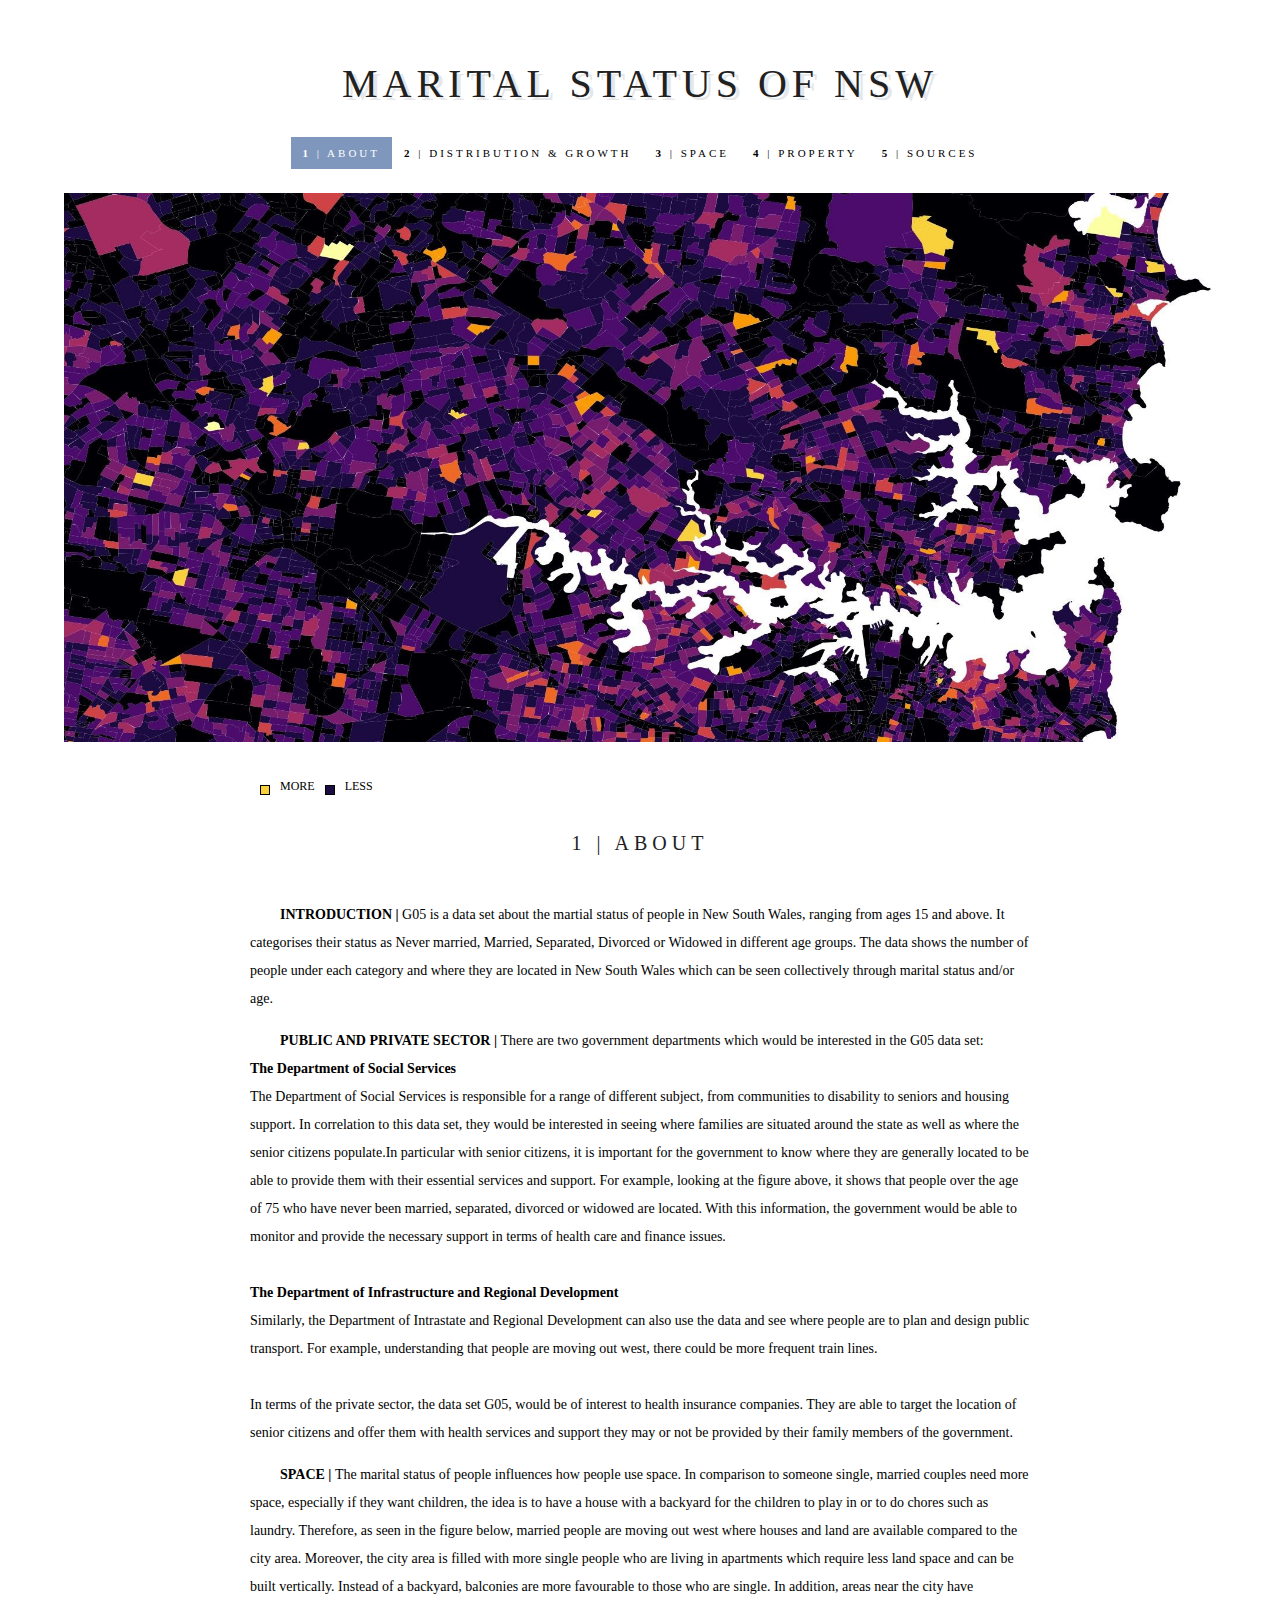
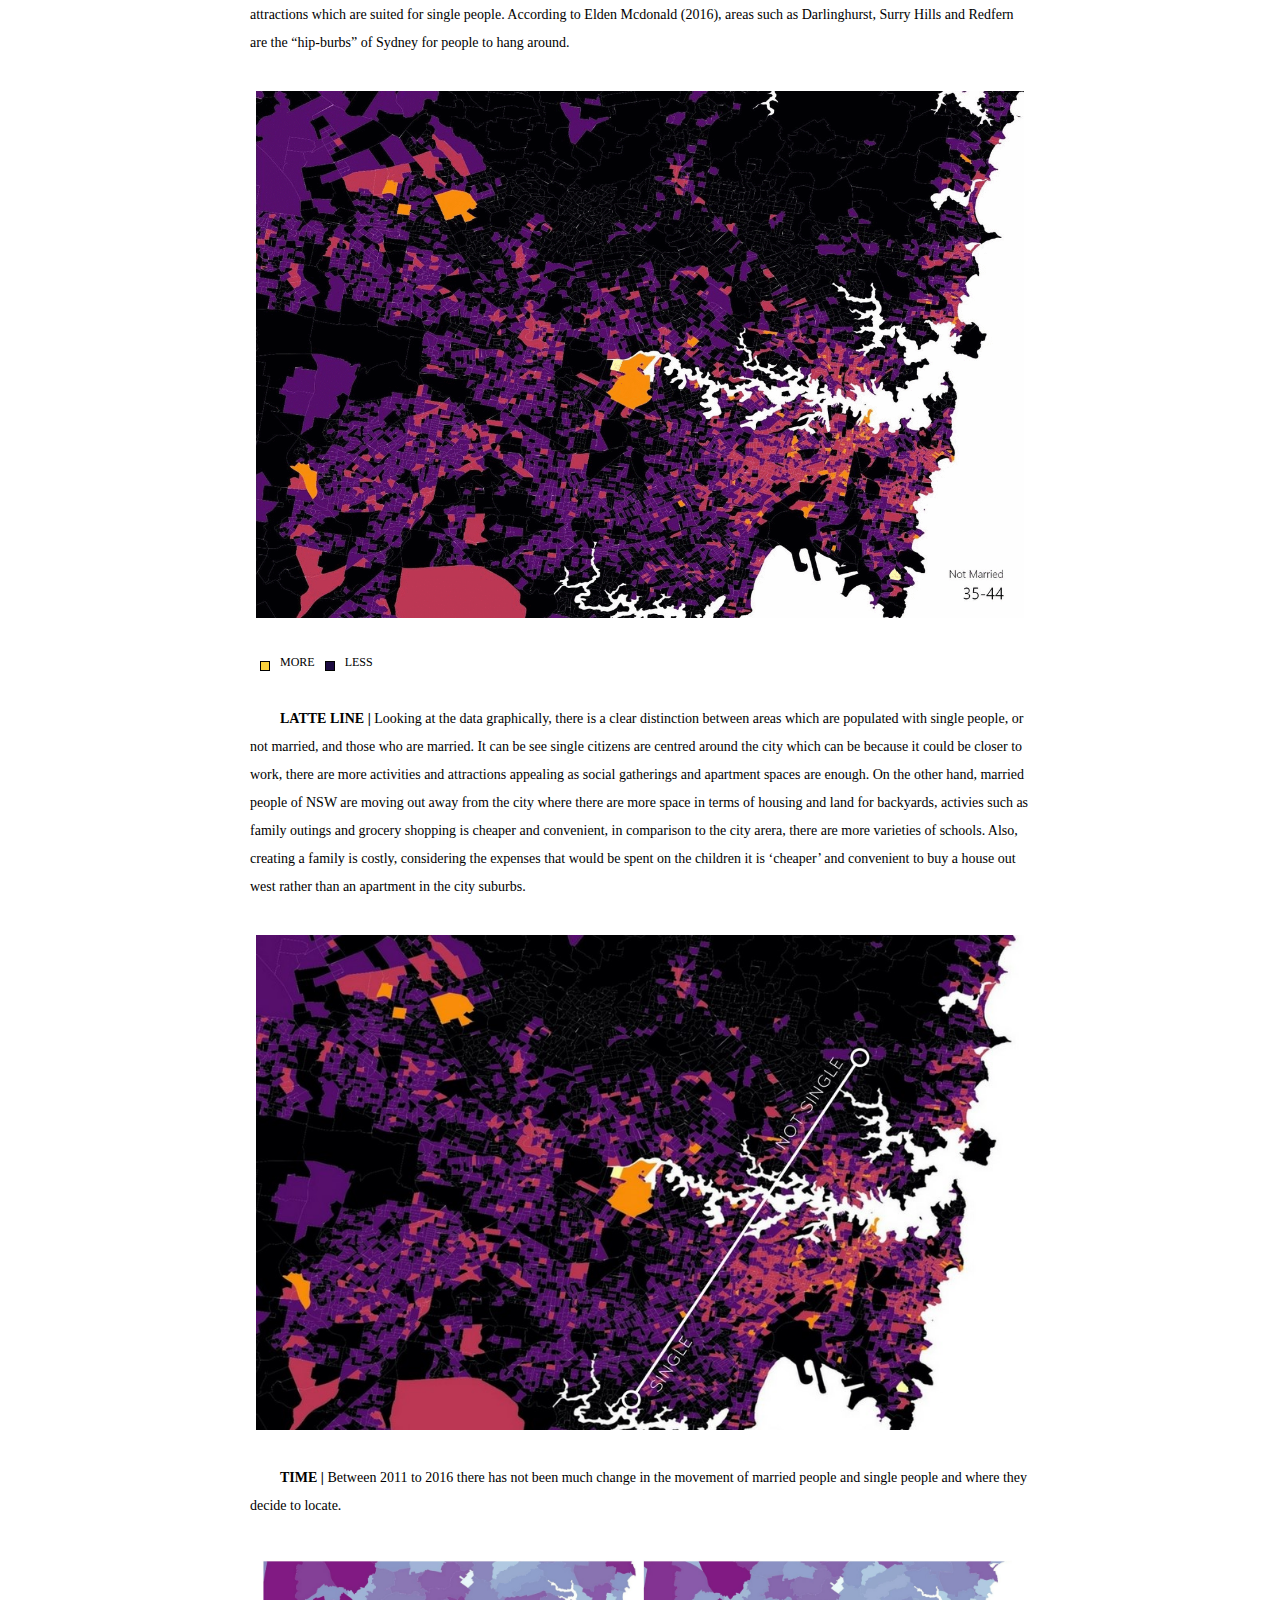
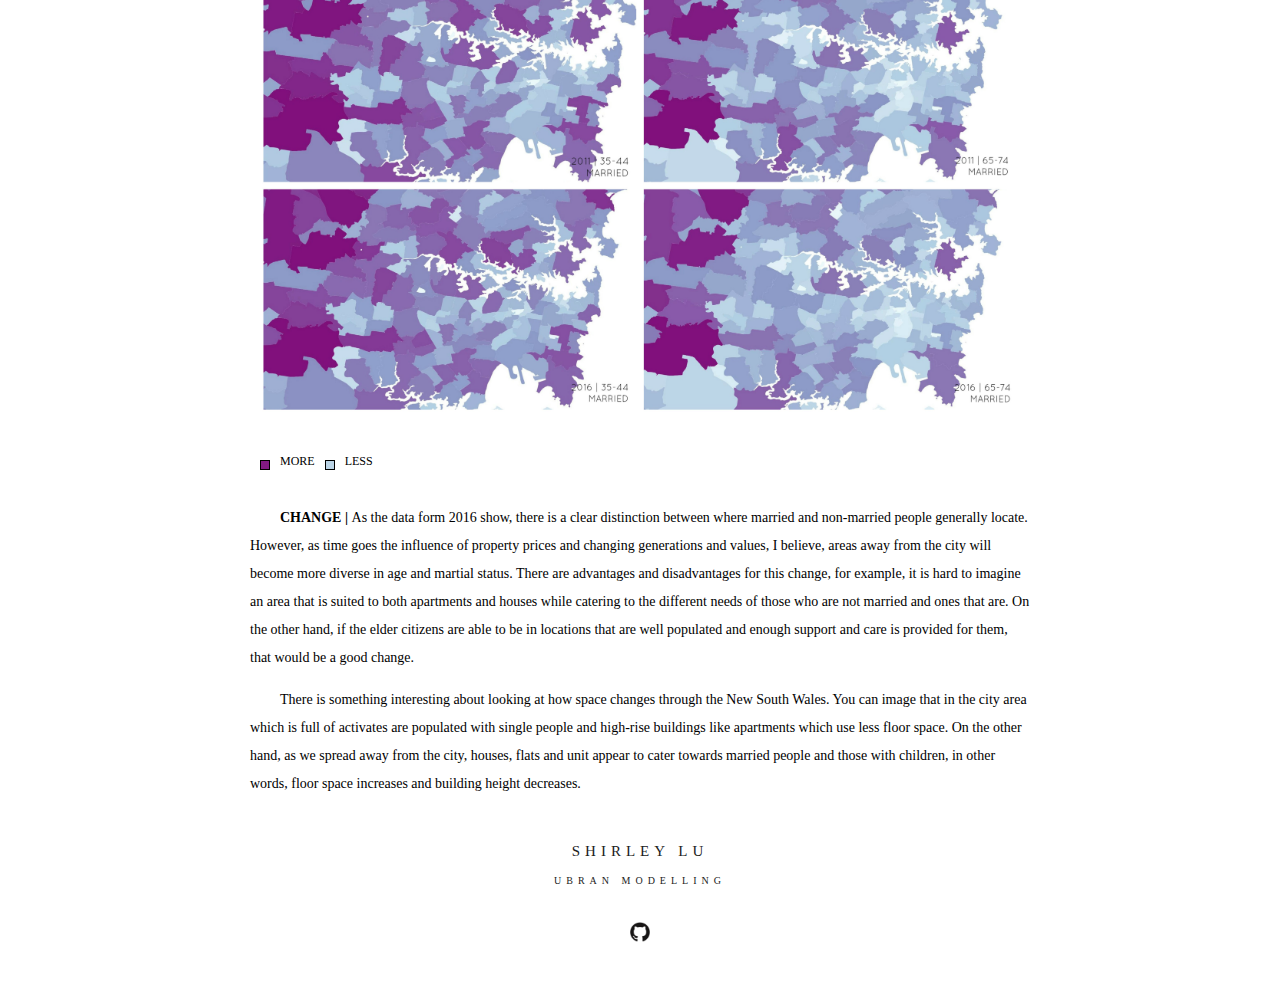
<file: index.html>
<!DOCTYPE html>
<html>
<head>
<link rel="stylesheet" type="text/css" href="style.css"/>

<h1> MARITAL STATUS OF NSW </h1>
</head>

<body>
<title> Shirley Lu </title>
<div class = "topnav" id="myTopnav">
<a href="index.html" class="active"><B>1</B> | ABOUT</a>
<a href="page1.html"> <B>2</B> | DISTRIBUTION & GROWTH</a>
<a href="page2.html"> <B>3</B> | SPACE</a>
<a href="page3.html"> <B>4</B> | PROPERTY</a>
<a href="page4.html"> <B>5</B> | SOURCES</a>
</div>

<img src="75Over_NeverMarriedd.jpg" alt="image missing!" style="width: 90%" align="middle">
  <ul class="legend_Two">
   <li><span class="More"></span>MORE</li>
   <li><span class="Less"></span>LESS</li>
   </ul>
<style>
   .legend_Two{list-style: none; text-align: center; margin-left: 250px; margin-right: 250px; padding: 0 0 40px 0;font-family: segoe UI; font-size:13px; font-weight: lighter; line-height: 180%}
   .legend_Two li {float: left; text-align: center; font-size: 12px;}
   .legend_Two span {border: 0.5px solid #000000; width: 8px; height: 8px; margin: 10px; float: left; text-align: center; }
   .legend_Two .More {background-color: #F9D13C}
   .legend_Two .Less {background-color: #1C0B41}
   </style>

   <p>
<h2> 1 | ABOUT </h2>

<p>
<b>INTRODUCTION | </b>
G05 is a data set about the martial status of people in New South Wales, ranging from ages 15 and above. It categorises their status as Never married, Married, Separated, Divorced or Widowed in different age groups. The data shows the number of people under each category and where they are located in New South Wales which can be seen collectively through marital status and/or age.
</p>
<p>
<b>PUBLIC AND PRIVATE SECTOR | </b>
There are two government departments which would be interested in the G05 data set:
<br><b>The Department of Social Services</b><br>
The Department of Social Services is responsible for a range of different subject, from communities to disability to seniors and housing support. In correlation to this data set, they would be interested in seeing where families are situated around the state as well as where the senior citizens populate.In particular with senior citizens, it is important for the government to know where they are generally located to be able to provide them with their essential services and support. For example, looking at the figure above, it shows that people over the age of 75 who have never been married, separated, divorced or widowed are located. With this information, the government would be able to monitor and provide the necessary support in terms of health care and finance issues.
<br><br><b>The Department of Infrastructure and Regional Development </b><Br>
Similarly, the Department of Intrastate and Regional Development can also use the data and see where people are to plan and design public transport. For example, understanding that people are moving out west, there could be more frequent train lines.
<br><br>
In terms of the private sector, the data set G05, would be of interest to health insurance companies. They are able to target the location of senior citizens and offer them with health services and support they may or not be provided by their family members of the government.
</p>

<p>
<b>SPACE | </b>
The marital status of people influences how people use space. In comparison to someone single, married couples need more space, especially if they want children, the idea is to have a house with a backyard for the children to play in or to do chores such as laundry. Therefore, as seen in the figure below, married people are moving out west where houses and land are available compared to the city area. Moreover, the city area is filled with more single people who are living in apartments which require less land space and can be built vertically. Instead of a backyard, balconies are more favourable to those who are single. In addition, areas near the city have attractions which are suited for single people. According to Elden Mcdonald (2016), areas such as Darlinghurst, Surry Hills and Redfern are the “hip-burbs” of Sydney for people to hang around.
</p>

<img src="3544.gif" alt="image missing!" style= "width:60%" align="middle">
  <ul class="legend_Two">
   <li><span class="More"></span>MORE</li>
   <li><span class="Less"></span>LESS</li>
   </ul>
<style>
   .legend_Two{list-style: none; text-align: center; margin-left: 250px; margin-right: 250px; padding: 0 0 40px 0;font-family: segoe UI; font-size:13px; font-weight: lighter; line-height: 180%}
   .legend_Two li {float: left; text-align: center; font-size: 12px;}
   .legend_Two span {border: 0.5px solid #000000; width: 8px; height: 8px; margin: 10px; float: left; text-align: center; }
   .legend_Two .More {background-color: #F9D13C}
   .legend_Two .Less {background-color: #1C0B41}
   </style>

<p>
<b> LATTE LINE | </b>
Looking at the data graphically, there is a clear distinction between areas which are populated with single people, or not married, and those who are married. It can be see single citizens are centred around the city which can be because it could be closer to work, there are more activities and attractions appealing as social gatherings and apartment spaces are enough.

On the other hand, married people of NSW are moving out away from the city where there are more space in terms of housing and land for backyards, activies such as family outings and grocery shopping is cheaper and convenient, in comparison to the city arera, there are more varieties of schools. Also, creating a family is costly, considering the expenses that would be spent on the children it is ‘cheaper’ and convenient to buy a house out west rather than an apartment in the city suburbs. </p>

<img src="LatteLinee.jpg" alt="image missing!" style= "width:60%" align="middle">

<p>
<b>TIME | </b>
Between 2011 to 2016 there has not been much change in the movement of married people and single people and where they decide to locate. 
</p>

<img src="TimeCollage.jpg" alt="image missing!" style= "width:60%" align="middle">
  <ul class="legend_One">
   <li><span class="More"></span>MORE</li>
   <li><span class="Less"></span>LESS</li>
   </ul>
<style>
   .legend_One{list-style: none; text-align: center; margin-left: 250px; margin-right: 250px; padding: 0 0 40px 0;font-family: segoe UI; font-size:13px; font-weight: lighter; line-height: 180%}
   .legend_One li {float: left; text-align: center; font-size: 12px;}
   .legend_One span {border: 0.5px solid #000000; width: 8px; height: 8px; margin: 10px; float: left; text-align: center; }
   .legend_One .More {background-color: #811A83}
   .legend_One .Less {background-color: #BBD4E6}
   </style>

<p>
<b>CHANGE | </b>
As the data form 2016 show, there is a clear distinction between where married and non-married people generally locate. However, as time goes the influence of property prices and changing generations and values, I believe, areas away from the city will become more diverse in age and martial status. There are advantages and disadvantages for this change, for example, it is hard to imagine an area that is suited to both apartments and houses while catering to the different needs of those who are not married and ones that are. On the other hand, if the elder citizens are able to be in locations that are well populated and enough support and care is provided for them, that would be a good change.</p>
<p>There is something interesting about looking at how space changes through the New South Wales. You can image that in the city area which is full of activates are populated with single people and high-rise buildings like apartments which use less floor space. On the other hand, as we spread away from the city, houses, flats and unit appear to cater towards married people and those with children, in other words, floor space increases and building height decreases. </p>



<h3> SHIRLEY LU </h3>
<h4> UBRAN MODELLING </h4>

<footer> 
<a href="https://github.com/ShirleysmLu"> <img src="GitHub-Mark.png" style="width: 2%" align="center"></a>
 </footer>
</body>

</html>
</file>
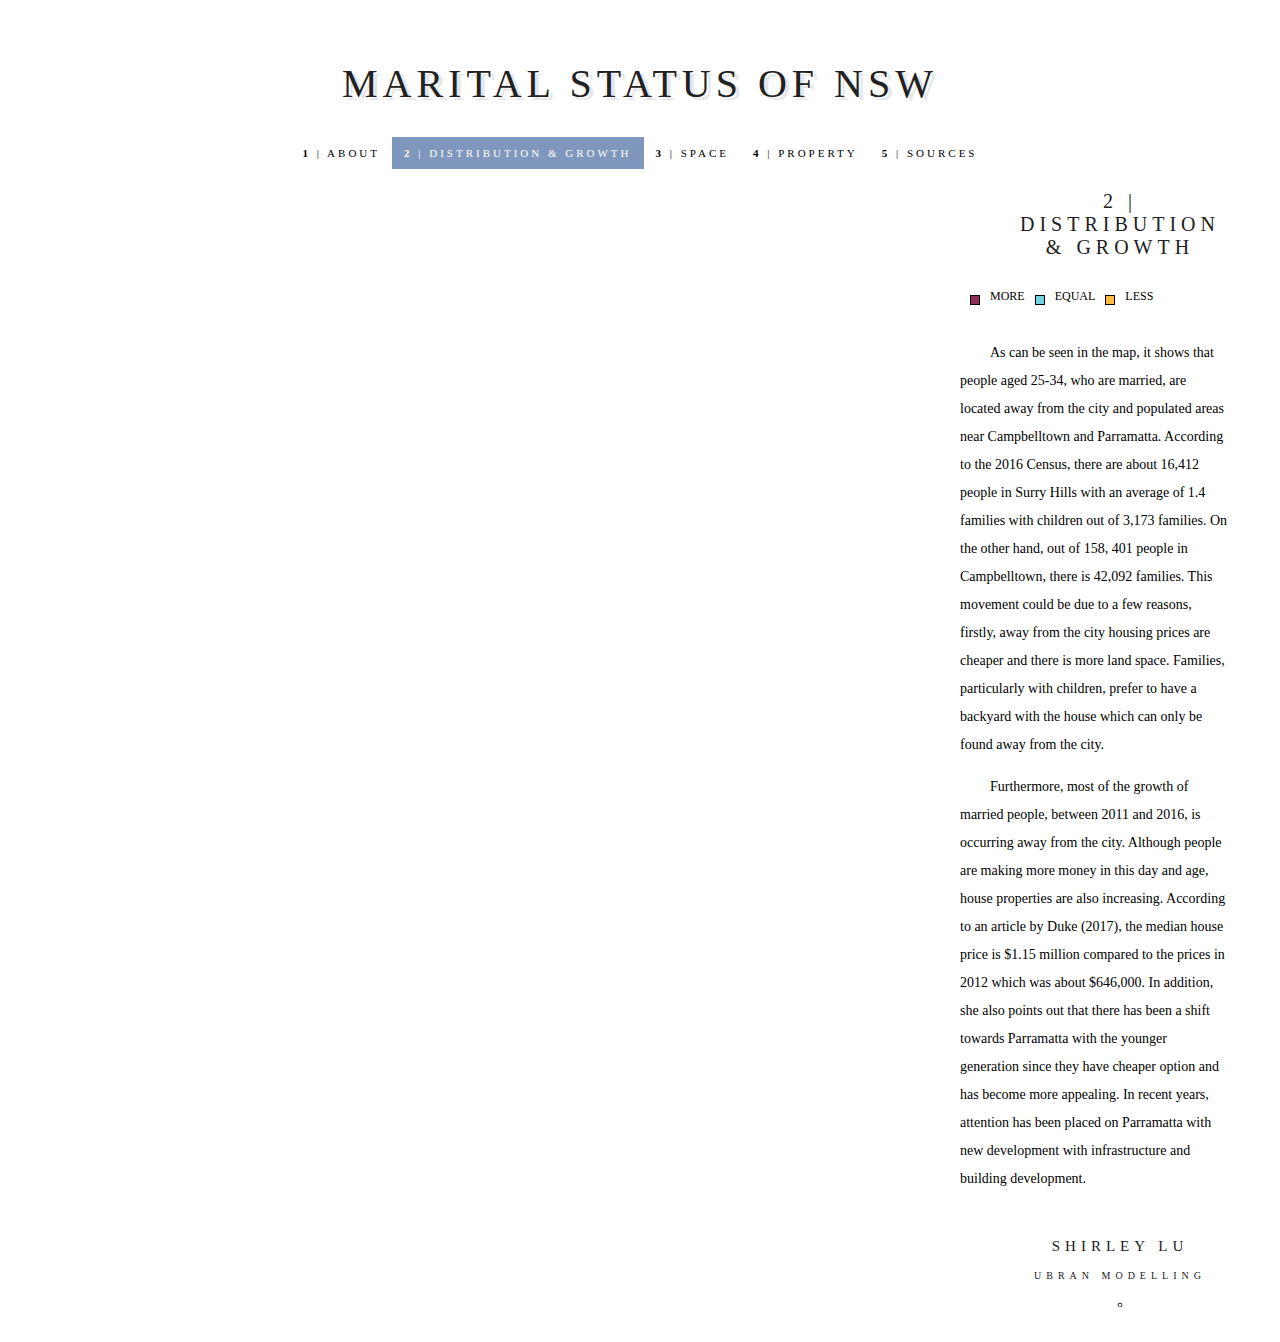
<file: page1.html>
<!DOCTYPE html>
<html>
<head>
    <meta charset='utf-8' />
    <title>Distribution & Growth</title>
    <meta name='viewport' content='initial-scale=1,maximum-scale=1,user-scalable=no' />
    <script src='https://api.tiles.mapbox.com/mapbox-gl-js/v0.39.1/mapbox-gl.js'></script>
    <script src='./data.js'></script>
    <link href='https://api.tiles.mapbox.com/mapbox-gl-js/v0.39.1/mapbox-gl.css' rel='stylesheet' />
    <style>
        body { margin:0; padding:0; }
        #map { position:fixed; left:0; right:30%; bottom:0; height:75%; }
        sidebar {position:fixed; text-align: left; width:30%; padding:1%;}
    </style>
</head>

<body>
<div id='map'>
</div>
<script>
mapboxgl.accessToken = 'pk.eyJ1Ijoic2hpcmxleWx1IiwiYSI6ImNqNnZuYWE4ajFrNnIzMmxhZTNpZ2p4bzAifQ.mhIwlLTJVAJl6siryT8i4Q';
var map = new mapboxgl.Map({
    container: 'map',
    style: 'mapbox://styles/shirleylu/cj7kfvh1m7fst2rnvuxhht65g',
    center: [151.2093, -33.8688],
    zoom: 10,
    pitch: 35,
    bearing: 30
});

map.on('load', function() {

    map.addLayer({
         'id': 'room-extrusion',
        'type': 'fill-extrusion',
        'source': {
            // Geojson Data source used in vector tiles, documented at
            // https://gist.github.com/ryanbaumann/a7d970386ce59d11c16278b90dde094d
            'type': 'geojson',
            'data': data
        },
        'paint': {
            // See the Mapbox Style Spec for details on property functions
            // https://www.mapbox.com/mapbox-gl-style-spec/#types-function
            'fill-extrusion-color': {
                // Get the fill-extrusion-color from the source 'color' property.
                'property': 'Pro',
                "stops":[
                [0, '#FFBC42'],
                [0.4, '#73D2DE'],
                [0.7, '#8F2D56']
                ]
               
            },
            'fill-extrusion-height': {
                // Get fill-extrusion-height from the source 'height' property.
                'property': 'growth',
                "stops":[
                [0.0, 0],
                [5, 65535]
                ]
              
            },
            'fill-extrusion-base': {
                // Get fill-extrusion-base from the source 'base_height' property.
                'property': 'base_height',
                'type': 'identity'
            },
            // Make extrusions slightly opaque for see through indoor walls.
            'fill-extrusion-opacity': 0.9
        }
    });
});
</script>
<header>
   <h1> MARITAL STATUS OF NSW </h1>  
   <div class = "topnav" id="myTopnav">
   <a href="index.html"><B>1</B> | ABOUT</a>
   <a href="page1.html" class="active"> <B>2</B> | DISTRIBUTION & GROWTH</a>
   <a href="page2.html"> <B>3</B> | SPACE</a>
   <a href="page3.html"> <B>4</B> | PROPERTY</a>
   <a href="page4.html"> <B>5</B> | SOURCES</a>
</div>
</header>

<div class= "sidebar">
<h2> 2 | DISTRIBUTION & GROWTH </h2>
  <ul class="legend_One">
   <li><span class="More"></span>MORE</li>
      <li><span class="Equal"></span>EQUAL</li>
   <li><span class="Less"></span>LESS</li>
   </ul>
<style>
   .legend_One{list-style: none; text-align: center; margin-left: 75%;
    margin-right: 5%; padding: 0 0 40px 0;font-family: segoe UI; font-size:13px; font-weight: lighter; line-height: 180%}
   .legend_One li {float: left; text-align: center; font-size: 12px;}
   .legend_One span {border: 0.5px solid #000000; width: 8px; height: 8px; margin: 10px; float: left; text-align: center; }
   .legend_One .More {background-color:     #8F2D56}
      .legend_One .Equal {background-color: #73D2DE}
   .legend_One .Less {background-color: #FFBC42}
   </style>
<p>As can be seen in the map, it shows that people aged 25-34, who are married, are located away from the city and populated areas near Campbelltown and Parramatta. According to the 2016 Census, there are about 16,412 people in Surry Hills with an average of 1.4 families with children out of 3,173 families. On the other hand, out of 158, 401 people in Campbelltown, there is 42,092 families. This movement could be due to a few reasons, firstly, away from the city housing prices are cheaper and there is more land space. Families, particularly with children, prefer to have a backyard with the house which can only be found away from the city. </p>
<p>Furthermore, most of the growth of married people, between 2011 and 2016, is occurring away from the city. Although people are making more money in this day and age, house properties are also increasing. According to an article by Duke (2017), the median house price is $1.15 million compared to the prices in 2012 which was about $646,000. In addition, she also points out that there has been a shift towards Parramatta with the younger generation since they have cheaper option and has become more appealing. In recent years, attention has been placed on Parramatta with new development with infrastructure and building development. 
</p>
</div>

<style>
header{position: static; top:0; height: 25%; text-align: center; width:100%;}

h1{
    margin: auto;
    text-align: center;
    color: #212121 ;
    font-family: bebas;
    font-weight: lighter;
    letter-spacing: 5px;
    font-size: 40px;
    text-shadow: 4px 3px #E5E7E9;
    padding: 60px 50px 30px 50px;}

    .topnav {
  overflow: hidden;
  margin: 0;
  display: inline-block;
  list-style-type: none;
  text-align: center;
}

.topnav a {
  float: left;
  display: block;
  color: #000000;
  padding: 10px 12px;
  text-decoration: none;
  font-family: bebas;
    letter-spacing: 3px;
  font-size: 11px;
}

.topnav a:hover {
  color: #496CA1;
}

.topnav a.active {
    display: block;
    text-align: center;
    background-color: #496CA1;
    color: white;
    opacity: 0.7;
}


h2{
    margin-left: 75%;
    text-align: center;
    color: #212121;
    font-family: oswald;
    font-weight: lighter;
    letter-spacing: 5px;
    font-size: 20px;
    padding: 0 50px 10px 50px;
}

p{
   margin-left: 75%;
   margin-right: 4%;
    text-indent: 30px;
    text-align: left;
    font-size:14px;
    color: #000000;
    line-height: 200%;
}

h3{
  margin-left: 75%;
    text-align: center;
    color: #212121;
    font-family: oswald;
    font-weight: lighter;
    letter-spacing: 5px;
    font-size: 15px;
    padding-top: 30px;
}

h4{
    margin-left: 75%;
    text-align: center;
    color: #212121;
    font-family: segoe UI;
    font-weight: lighter;
    letter-spacing: 5px;
    font-size: 10px;
}

footer{
      margin-left: 75%;
    text-align: center;
    padding-bottom: 30px;
}

</style>
<h3> SHIRLEY LU </h3>
<h4> UBRAN MODELLING </h4>

<footer> 
<a href="https://github.com/ShirleysmLu"> <img src="GitHub-Mark.png" style="width: 2%" align="center"></a>
 </footer>

</body>

</html>
</file>
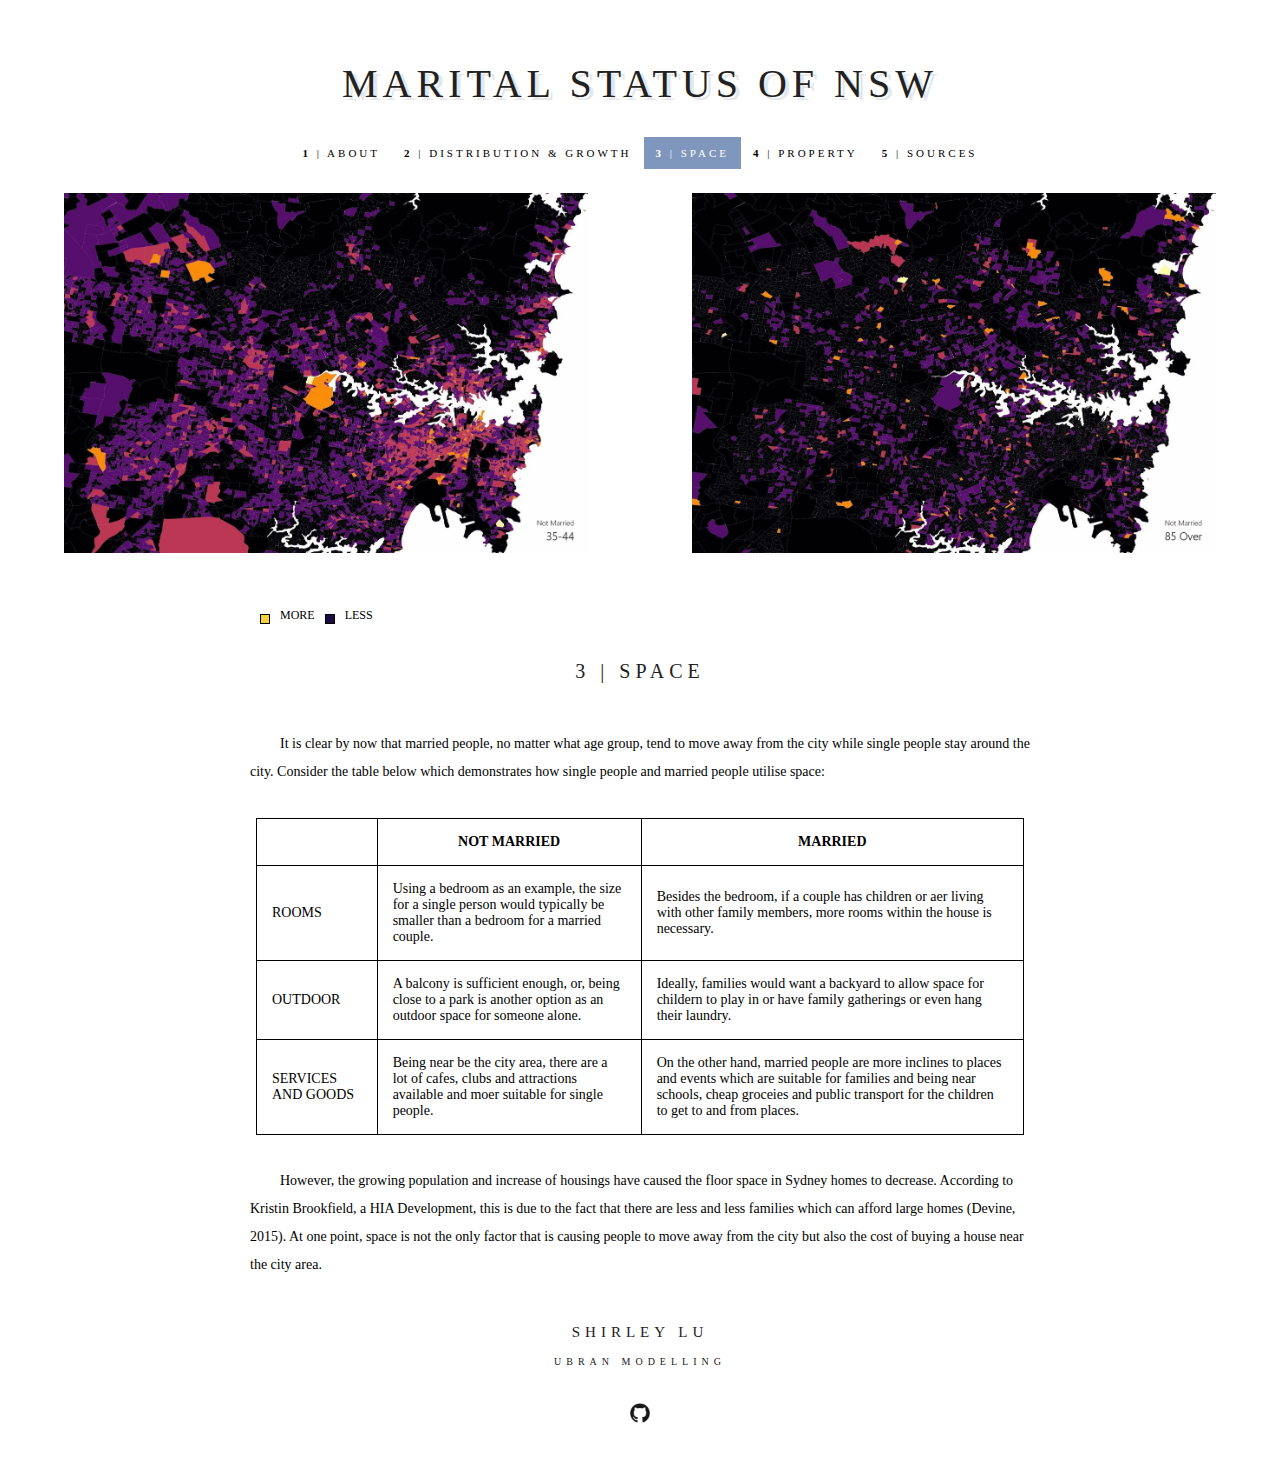
<file: page2.html>
<!DOCTYPE html>
<html>
<head>
<link rel="stylesheet" type="text/css" href="style.css"/>

<h1> MARITAL STATUS OF NSW </h1>
</head>

<body>
<title>Space</title>
<div class = "topnav" id="myTopnav">
<a href="index.html" ><B>1</B> | ABOUT</a>
<a href="page1.html"> <B>2</B> | DISTRIBUTION & GROWTH</a>
<a href="page2.html" class="active"> <B>3</B> | SPACE</a>
<a href="page3.html"> <B>4</B> | PROPERTY</a>
<a href="page4.html"> <B>5</B> | SOURCES</a>
</div>
<br>
<div class="ImageTab">
<div class="headerimage">
<img src="3544.gif" alt="image missing!" style="float: left; width: 45.5%;">
<img src="85.gif" alt="image missing!" style="float: right; width: 45.5%;">
</div>
</div>
<br>
  <ul class="legend_Two">
   <li><span class="More"></span>MORE</li>
   <li><span class="Less"></span>LESS</li>
   </ul>
<style>
   .legend_Two{list-style: none; text-align: center; margin-left: 250px; margin-right: 250px; padding: 0 0 40px 0;font-family: segoe UI; font-size:13px; font-weight: lighter; line-height: 180%}
   .legend_Two li {float: left; text-align: center; font-size: 12px;}
   .legend_Two span {border: 0.5px solid #000000; width: 8px; height: 8px; margin: 10px; float: left; text-align: center; }
   .legend_Two .More {background-color: #F9D13C}
   .legend_Two .Less {background-color: #1C0B41}
   </style>

<h2 style="padding: 0 50px 30px 50px"> 3 | SPACE </h2>

<p>
It is clear by now that married people, no matter what age group, tend to move away from the city while single people stay around the city. Consider the table below which demonstrates how single people and married people utilise space:
</p>
<br>
<table style="width: 60%">
<tr>
	<th> </th>
	<th> NOT MARRIED </th>
	<th> MARRIED </th>
</tr>
<tr>
	<td> ROOMS </td>
	<td> Using a bedroom as an example, the size for a single person would typically be smaller than a bedroom for a married couple.</td>
	<td> Besides the bedroom, if a couple has children or aer living with other family members, more rooms within the house is necessary.</td>
</tr>
<tr>
	<td> OUTDOOR</td>
	<td> A balcony is sufficient enough, or, being close to a park is another option as an outdoor space for someone alone.</td>
	<td> Ideally, families would want a backyard to allow space for childern to play in or have family gatherings or even hang their laundry. </td>
</tr>
<tr>
	<td> SERVICES AND GOODS </td>
	<td> Being near be the city area, there are a lot of cafes, clubs and attractions available and moer suitable for single people.</td>
	<td> On the other hand, married people are more inclines to places and events which are suitable for families and being near schools, cheap groceies and public transport for the children to get to and from places.</td>
</tr>
</table>
<br>

<p>However, the growing population and increase of housings have caused the floor space in Sydney homes to decrease. According to Kristin Brookfield, a HIA Development, this is due to the fact that there are less and less families which can afford large homes (Devine, 2015). At one point, space is not the only factor that is causing people to move away from the city but also the cost of buying a house near the city area.</p>


<h3> SHIRLEY LU </h3>
<h4> UBRAN MODELLING </h4>

<footer> 
<a href="https://github.com/ShirleysmLu"> <img src="GitHub-Mark.png" style="width: 2%" align="center"></a>
 </footer>
</body>

</html>
</file>
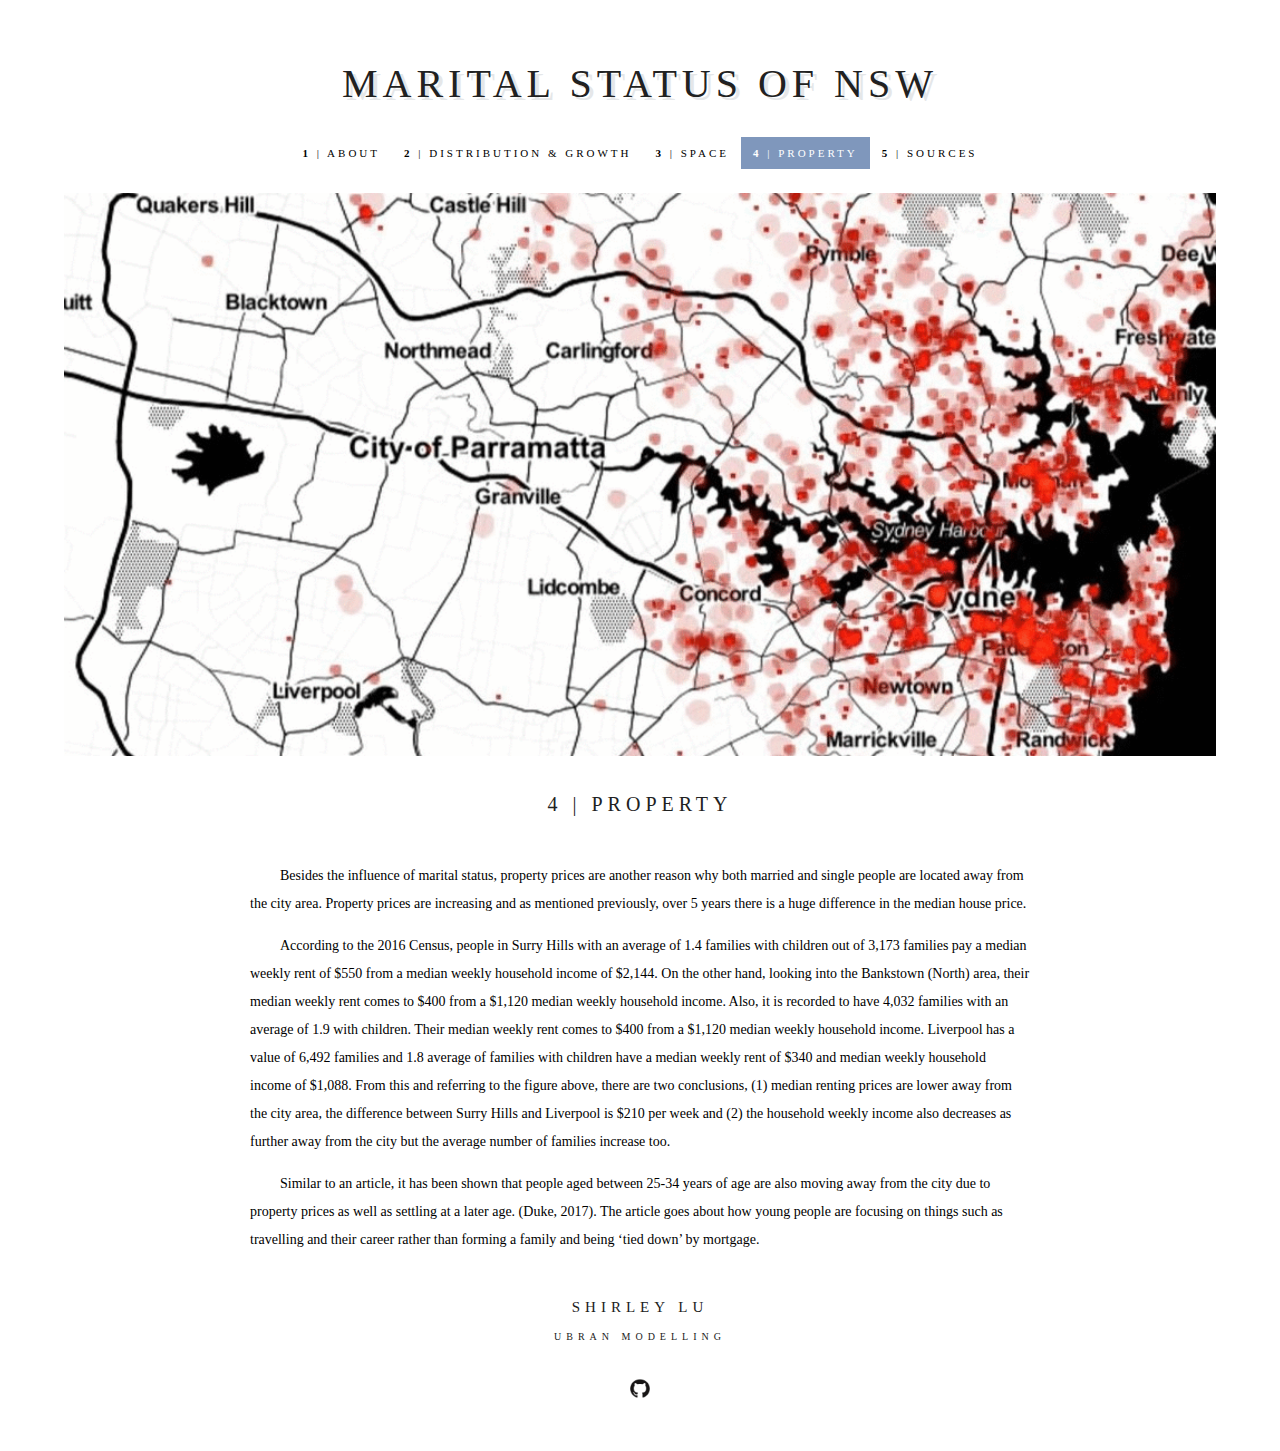
<file: page3.html>
<!DOCTYPE html>
<html>
<head>
<link rel="stylesheet" type="text/css" href="style.css"/>

<h1> MARITAL STATUS OF NSW </h1>
</head>

<body>
<title>Property</title>
<div class = "topnav" id="myTopnav">
<a href="index.html"><B>1</B> | ABOUT</a>
<a href="page1.html"> <B>2</B> | DISTRIBUTION & GROWTH</a>
<a href="page2.html"> <B>3</B> | SPACE</a>
<a href="page3.html" class="active"> <B>4</B> | PROPERTY</a>
<a href="page4.html"> <B>5</B> | SOURCES</a>
</div>

<img src="MillionProp.gif" alt="image missing!" style="width: 90%" align="middle">

<h2> 4 | PROPERTY </h2>
<p>Besides the influence of marital status, property prices are another reason why both married and single people are located away from the city area. Property prices are increasing and as mentioned previously, over 5 years there is a huge difference in the median house price.</p>

<p>According to the 2016 Census, people in Surry Hills with an average of 1.4 families with children out of 3,173 families pay a median weekly rent of $550 from a median weekly household income of $2,144. On the other hand, looking into the Bankstown (North) area, their median weekly rent comes to $400 from a $1,120 median weekly household income. Also, it is recorded to have 4,032 families with an average of 1.9 with children. Their median weekly rent comes to $400 from a $1,120 median weekly household income. Liverpool has a value of 6,492 families and 1.8 average of families with children have a median weekly rent of $340 and median weekly household income of $1,088. From this and referring to the figure above, there are two conclusions, (1) median renting prices are lower away from the city area, the difference between Surry Hills and Liverpool is $210 per week and (2) the household weekly income also decreases as further away from the city but the average number of families increase too.</p> 

<p>Similar to an article, it has been shown that people aged between 25-34 years of age are also moving away from the city due to property prices as well as settling at a later age. (Duke, 2017). The article goes about how young people are focusing on things such as travelling and their career rather than forming a family and being ‘tied down’ by mortgage. </p>


<h3> SHIRLEY LU </h3>
<h4> UBRAN MODELLING </h4>

<footer> 
<a href="https://github.com/ShirleysmLu"> <img src="GitHub-Mark.png" style="width: 2%" align="center"></a>
 </footer>
</body>

</html>
</file>
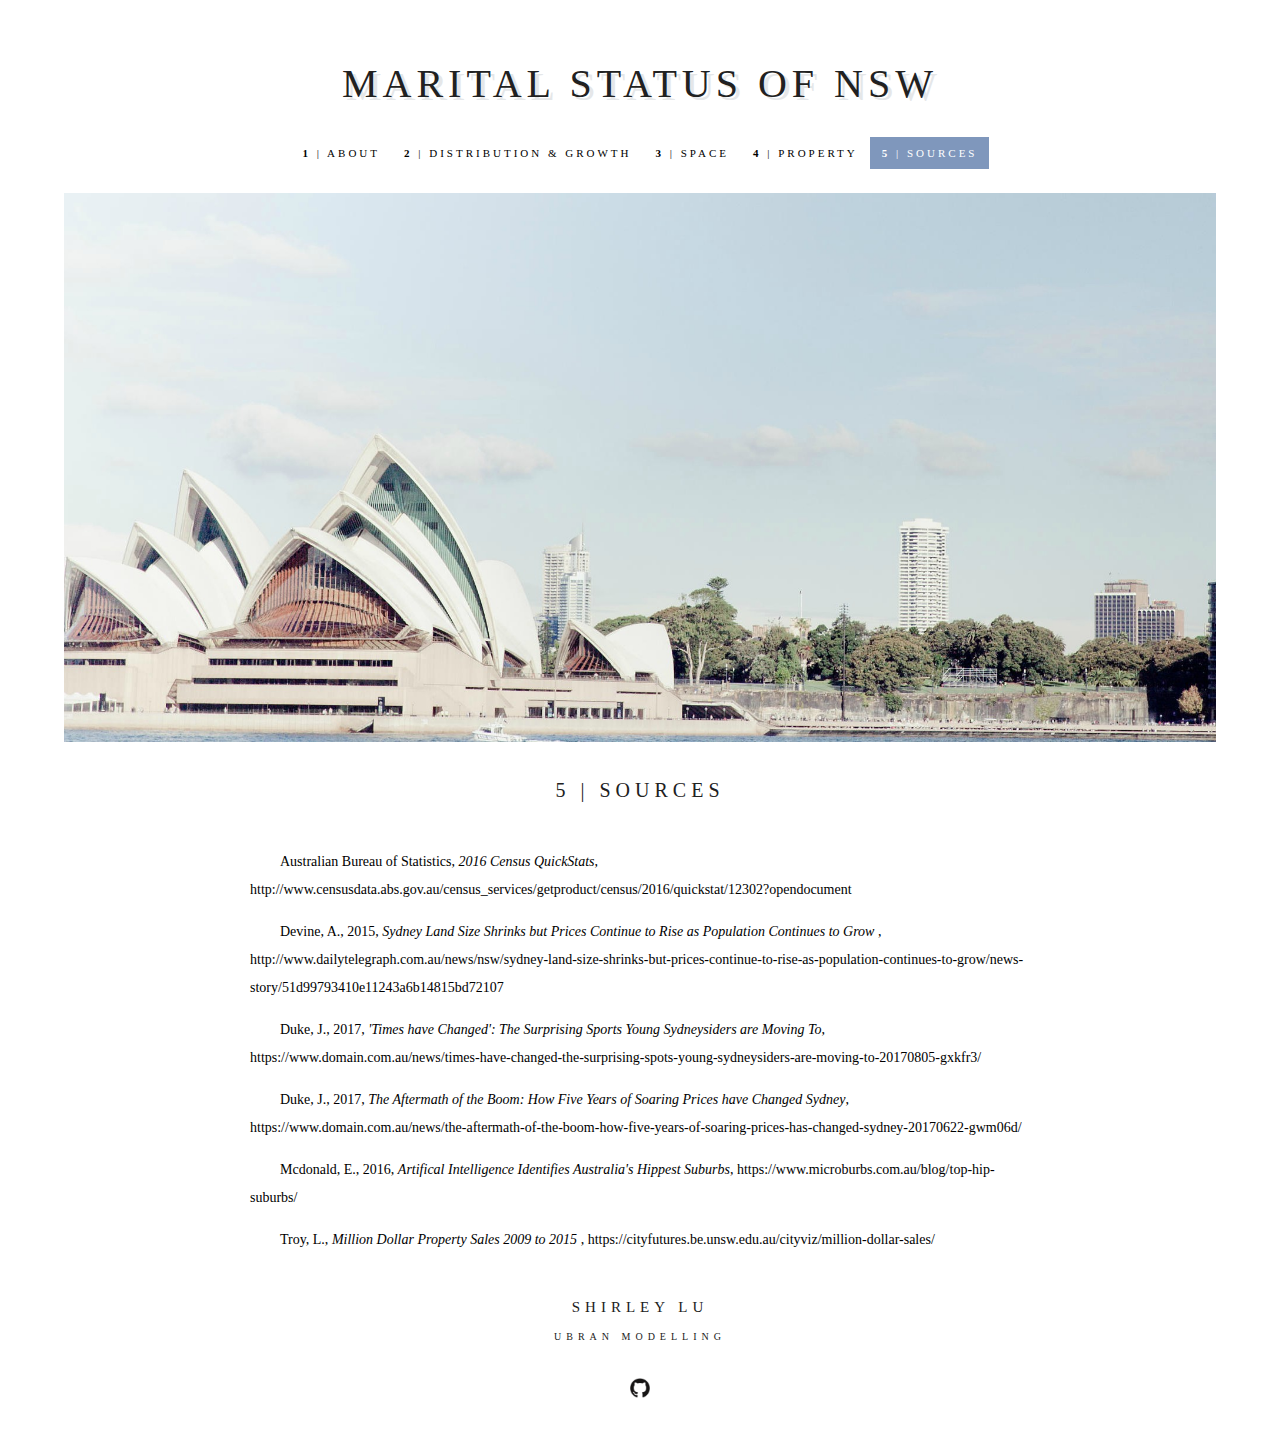
<file: page4.html>
<!DOCTYPE html>
<html>
<head>
<link rel="stylesheet" type="text/css" href="style.css"/>

<h1> MARITAL STATUS OF NSW </h1>
</head>

<body>
<title>Sources</title>
<div class = "topnav" id="myTopnav">
<a href="index.html"><B>1</B> | ABOUT</a>
<a href="page1.html"> <B>2</B> | DISTRIBUTION & GROWTH </a>
<a href="page2.html"> <B>3</B> | SPACE</a>
<a href="page3.html"> <B>4</B> | PROPERTY </a>
<a href="page4.html" class="active"> <B>5</B> | SOURCES</a>
</div>

<img src="Sydneyyyy.jpg" alt="image missing!" style="width: 90%" align="middle">

<h2> 5 | SOURCES </h2>

<p>Australian Bureau of Statistics, <i> 2016 Census QuickStats</i>, http://www.censusdata.abs.gov.au/census_services/getproduct/census/2016/quickstat/12302?opendocument</p>

<p>Devine, A., 2015, <i>Sydney Land Size Shrinks but Prices Continue to Rise as Population Continues to Grow </i>, http://www.dailytelegraph.com.au/news/nsw/sydney-land-size-shrinks-but-prices-continue-to-rise-as-population-continues-to-grow/news-story/51d99793410e11243a6b14815bd72107</p>

<p> Duke, J., 2017, <i> 'Times have Changed': The Surprising Sports Young Sydneysiders are Moving To</i>, https://www.domain.com.au/news/times-have-changed-the-surprising-spots-young-sydneysiders-are-moving-to-20170805-gxkfr3/</p>

<p> Duke, J., 2017, <i>The Aftermath of the Boom: How Five Years of Soaring Prices have Changed Sydney</i>, https://www.domain.com.au/news/the-aftermath-of-the-boom-how-five-years-of-soaring-prices-has-changed-sydney-20170622-gwm06d/</p>

<p>Mcdonald, E., 2016, <i> Artifical Intelligence Identifies Australia's Hippest Suburbs</i>, https://www.microburbs.com.au/blog/top-hip-suburbs/</p>

<p> Troy, L., <i> Million Dollar Property Sales 2009 to 2015 </i>, https://cityfutures.be.unsw.edu.au/cityviz/million-dollar-sales/ </p>



<h3> SHIRLEY LU </h3>
<h4> UBRAN MODELLING </h4>

<footer> 
<a href="https://github.com/ShirleysmLu"> <img src="GitHub-Mark.png" style="width: 2%" align="center"></a>
 </footer>
</body>

</html>
</file>
<file: style.css>
.topnav {
  overflow: hidden;
  margin: 0;
  display: inline-block;
  list-style-type: none;
}

.topnav a {
  float: left;
  display: block;
  color: #000000;
  text-align: center;
  padding: 10px 12px;
  text-decoration: none;
  font-family: bebas;
  	letter-spacing: 3px;
  font-size: 11px;
}

.topnav a:hover {
  color: #496CA1;
}

.topnav a.active {
	display: block;
	text-align: center;
	background-color: #496CA1;
    color: white;
    opacity: 0.7;
}

body {
	background-color: white;
	text-align:center;
	font-family: Droid Serif;
	margin: 0;
	padding:0;
}

h1{
	margin: auto;
	color: #212121 ;
	font-family: bebas;
	font-weight: lighter;
	letter-spacing: 5px;
	font-size: 40px;
	text-shadow: 4px 3px #E5E7E9;
	padding: 60px 50px 30px 50px;
}

h2{
	margin-left: 250px;
	margin-right: 250px;
	text-align: center;
	color: #212121;
	font-family: oswald;
	font-weight: lighter;
	letter-spacing: 5px;
	font-size: 20px;
	padding: 0 50px 30px 50px;
}

p{
	text-indent: 30px;
	margin-left: 250px;
	margin-right: 250px;
	text-align: left;
	font-size:14px;
	color: #000000;
	line-height: 200%;
}

img{
	display: block;
	margin: 0 auto;
	text-align: center;
	  display: inline-block;
	padding: 20px 0 20px 0;
}

table, th, td {
	border: 1px solid black;
	border-collapse: collapse;
	font-size:14px;
		font-family: Droid Serif;
}

th{
	padding: 15px;
	text-align: center;
}

td{
	padding: 15px;
	text-align: left;
}

table{
	width: 60%;
	margin-right: auto;
	margin-left: auto;

}

h3{
	text-align: center;
	color: #212121;
	font-family: oswald;
	font-weight: lighter;
	letter-spacing: 5px;
	font-size: 15px;
	padding-top: 30px;
}

h4{
	text-align: center;
	color: #212121;
	font-family: segoe UI;
	font-weight: lighter;
	letter-spacing: 5px;
	font-size: 10px;
}

footer{
	text-align: center;
	padding-bottom: 30px;
}

.headerimage{
	display: table;
}

.ImageTab{
	margin-right: 5%;
	margin-left:5%;
}
</file>
